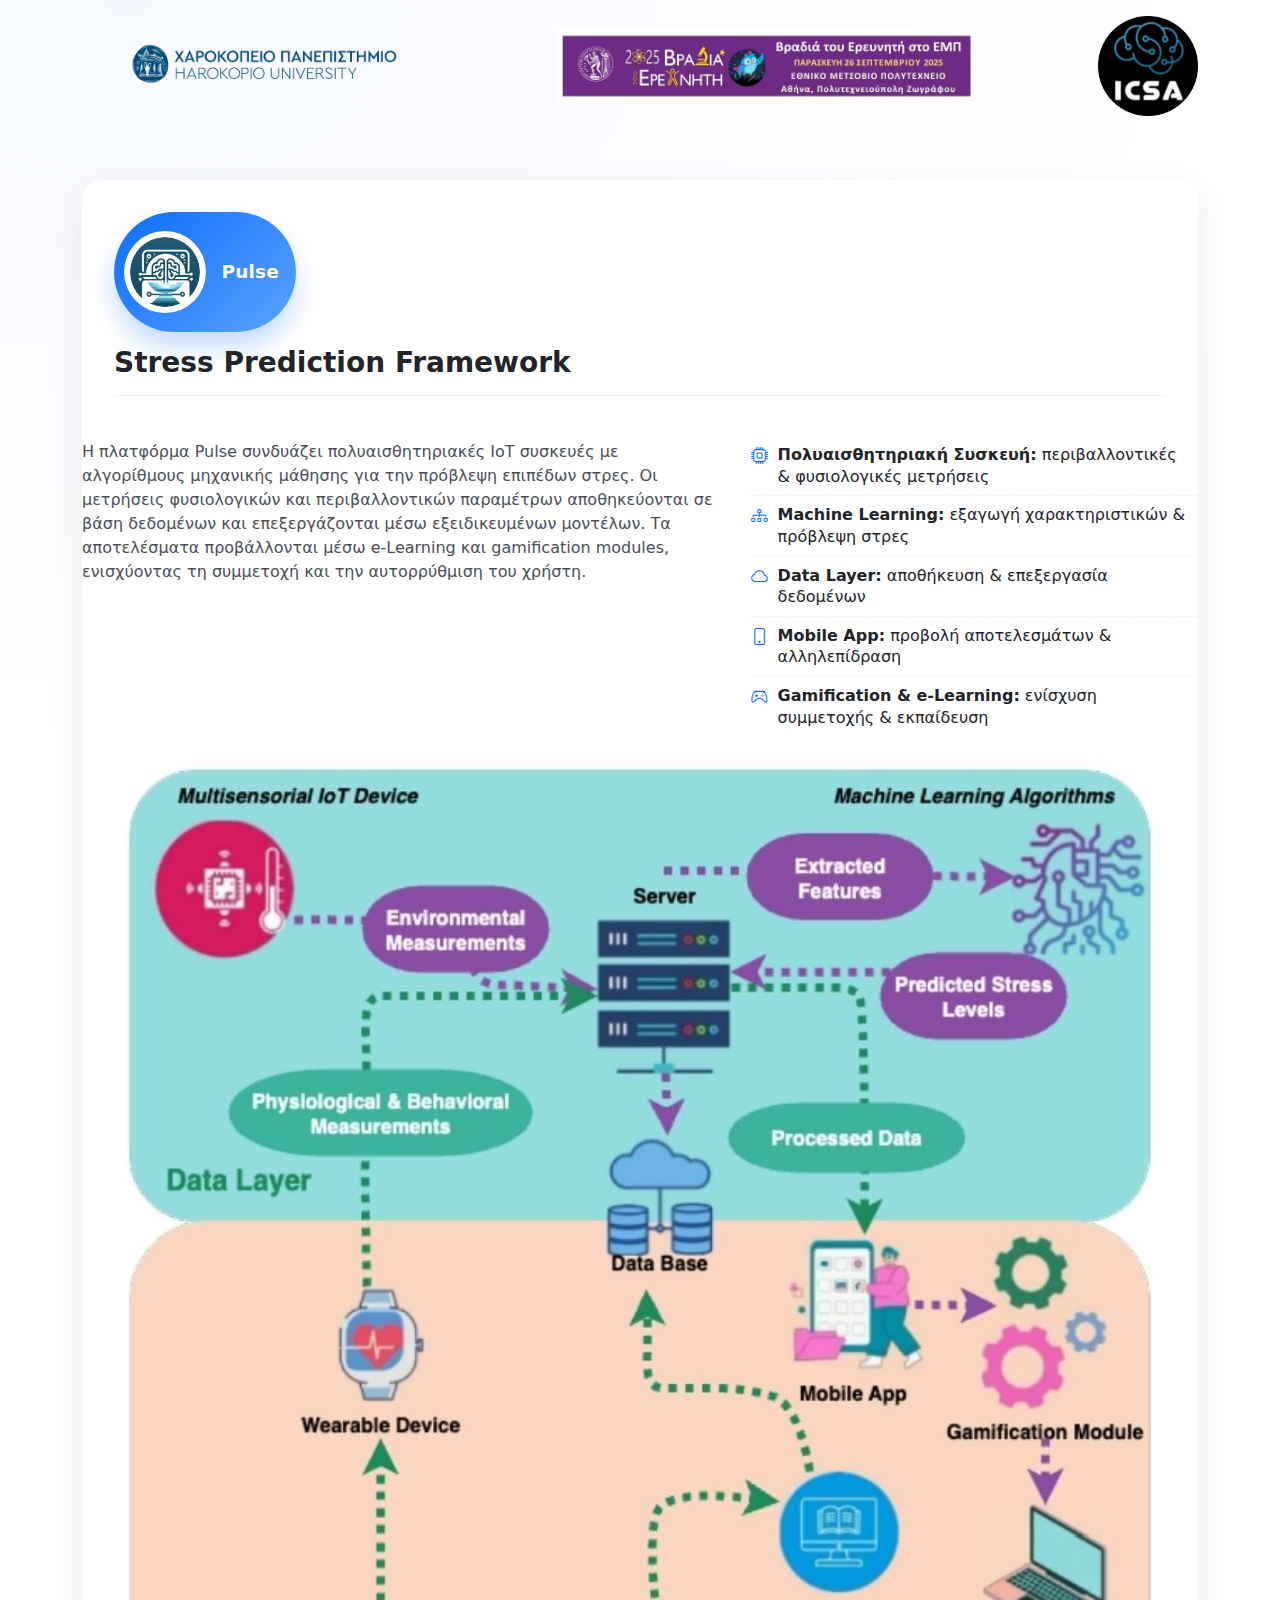
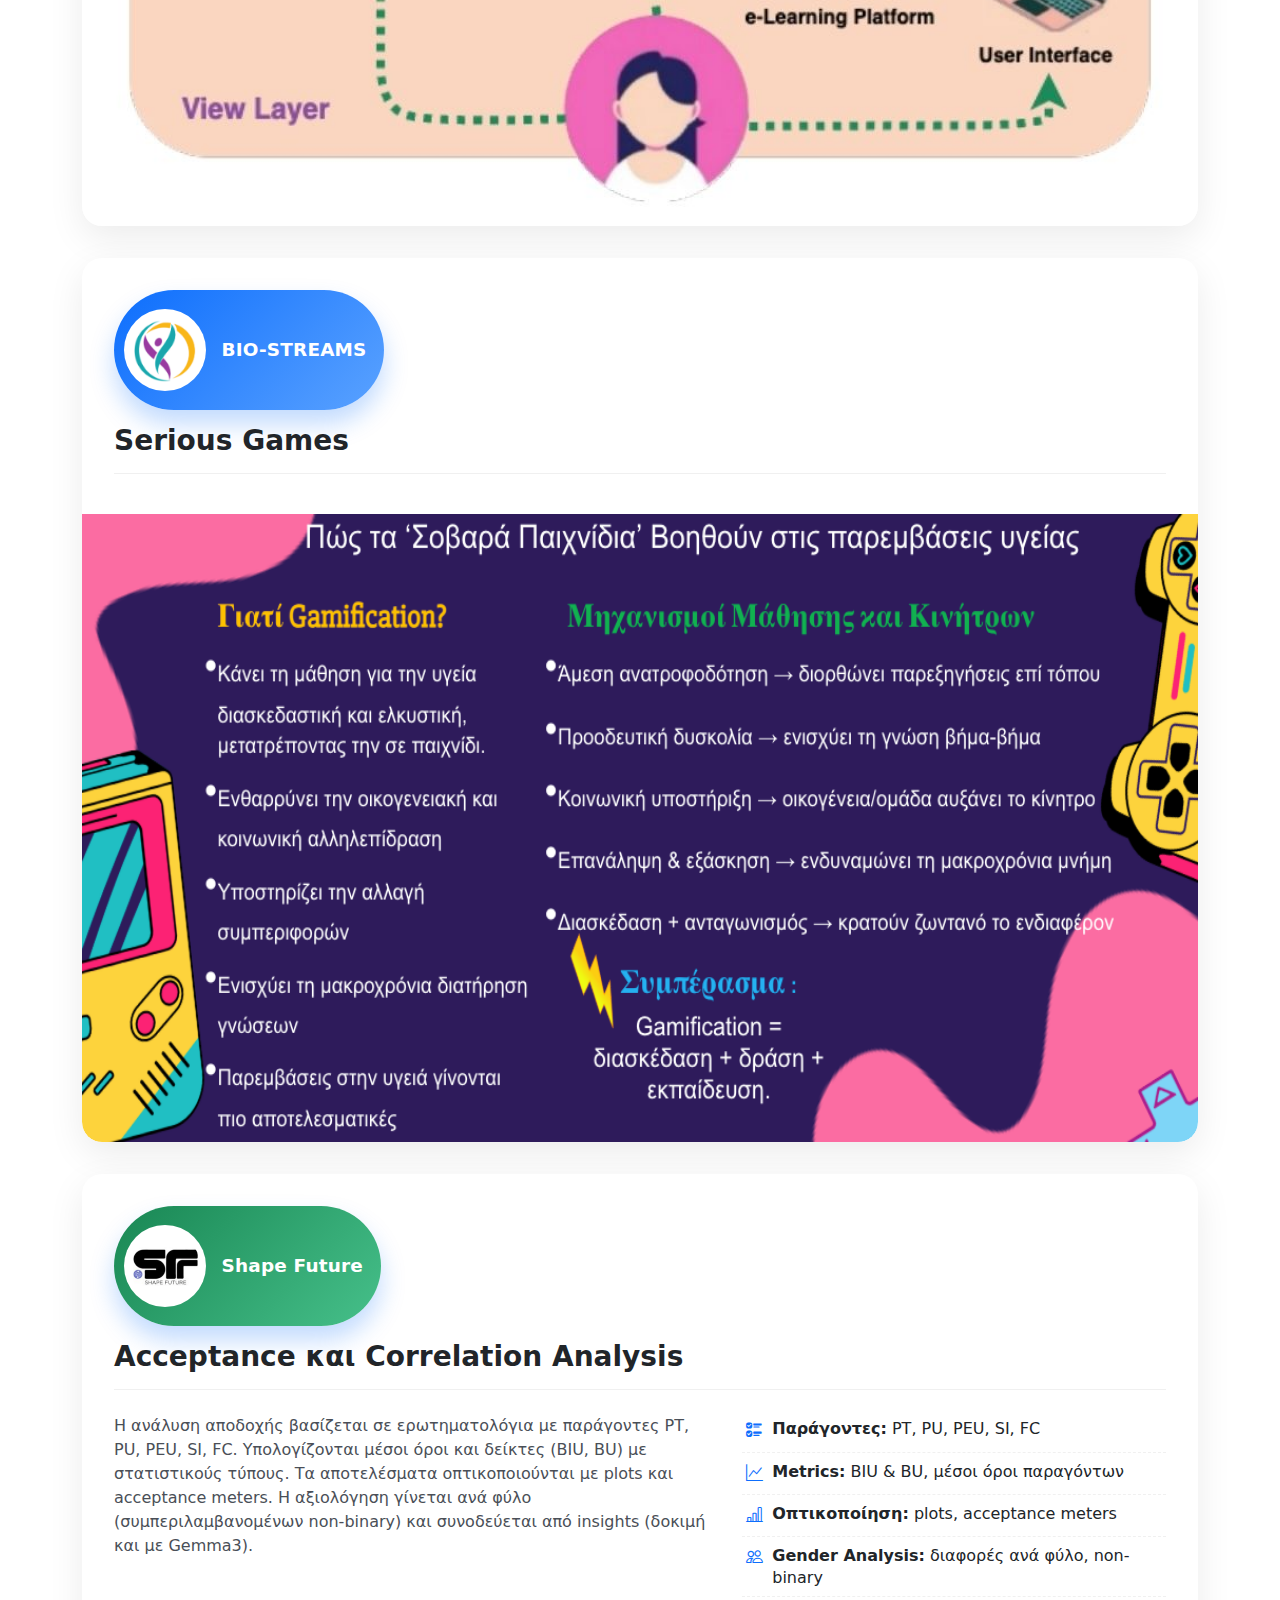
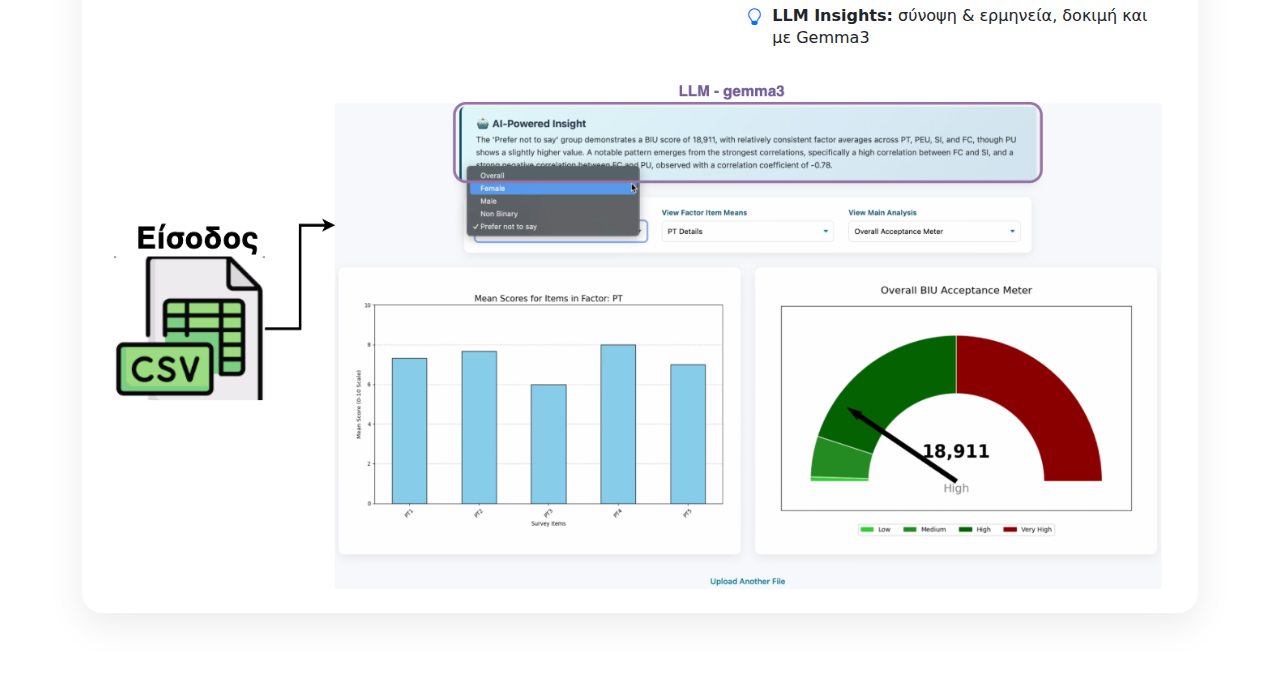
<file: health.html>
<!doctype html>
<html lang="el" data-bs-theme="light">
<head>
  <meta charset="utf-8">
  <meta name="viewport" content="width=device-width, initial-scale=1">
  <title>ICSA – Sections</title>

  <!-- Bootstrap 5.3 -->
  <link href="https://cdn.jsdelivr.net/npm/bootstrap@5.3.3/dist/css/bootstrap.min.css" rel="stylesheet">
  <!-- Bootstrap Icons (για όμορφα bullets) -->
  <link href="https://cdn.jsdelivr.net/npm/bootstrap-icons@1.11.3/font/bootstrap-icons.css" rel="stylesheet">

  <link rel="stylesheet" href="./assets/css/global.css?v=1"> 

</head>
<body>

<!-- Logos + Αρχική πάνω από το ICSA -->
<div class="brandbar py-3">
  <div class="container d-flex flex-wrap justify-content-center justify-content-md-between align-items-center gap-3">
    
    <!-- Logo 1 -->
    <a href="index.html" class="brand-logo-link" aria-label="Harokopio University">
      <img src="assets/HUA_Logo.png" alt="Harokopio University" class="brand-logo">
    </a>


    <!-- Logo 2 (external site in the middle) -->
    <a href="https://researchersnight.gr/en/home-page-en/" class="brand-logo-link" target="_blank" aria-label="External Site">
      <img src="assets/24097.jpeg" alt="External Site Logo" class="brand-logo">
    </a>

    <!-- Logo 2 -->
    <a href="index.html" class="brand-logo-link" aria-label="ICSA Group">
      <img src="assets/icsa-logo.png" alt="ICSA Group" class="brand-logo">
    </a>

  </div>
</div>
<div class="container py-5">

  <!-- SECTION 3: Pulse -->
<div class="section-card">
  <div class="section-inner">
    <div class="section-header">
      <span class="logo-pill purple">
        <img src="assets/pulse.png" alt="Pulse logo">
        <div class="d-flex flex-column">
          <strong>Pulse</strong>
        </div>
      </span>
      <h2 class="section-title h3">Stress Prediction Framework</h2>
    </div>
  </div>

  <div class="row g-4 align-items-start">
    <!-- Αριστερά: περιγραφή -->
    <div class="col-md-7">
      <p class="lead-compact">
        Η πλατφόρμα Pulse συνδυάζει πολυαισθητηριακές IoT συσκευές με αλγορίθμους
        μηχανικής μάθησης για την πρόβλεψη επιπέδων στρες. 
        Οι μετρήσεις φυσιολογικών και περιβαλλοντικών παραμέτρων αποθηκεύονται
        σε βάση δεδομένων και επεξεργάζονται μέσω εξειδικευμένων μοντέλων.
        Τα αποτελέσματα προβάλλονται μέσω e-Learning και gamification modules,
        ενισχύοντας τη συμμετοχή και την αυτορρύθμιση του χρήστη.
      </p>
    </div>

    <!-- Δεξιά: bullets -->
    <div class="col-md-5">
      <ul class="feature-list">
        <li>
          <i class="bi bi-cpu"></i>
          <div class="text"><strong>Πολυαισθητηριακή Συσκευή:</strong> περιβαλλοντικές &amp; φυσιολογικές μετρήσεις</div>
        </li>
        <li>
          <i class="bi bi-diagram-3"></i>
          <div class="text"><strong>Machine Learning:</strong> εξαγωγή χαρακτηριστικών &amp; πρόβλεψη στρες</div>
        </li>
        <li>
          <i class="bi bi-cloud"></i>
          <div class="text"><strong>Data Layer:</strong> αποθήκευση &amp; επεξεργασία δεδομένων</div>
        </li>
        <li>
          <i class="bi bi-phone"></i>
          <div class="text"><strong>Mobile App:</strong> προβολή αποτελεσμάτων &amp; αλληλεπίδραση</div>
        </li>
        <li>
          <i class="bi bi-controller"></i>
          <div class="text"><strong>Gamification &amp; e-Learning:</strong> ενίσχυση συμμετοχής &amp; εκπαίδευση</div>
        </li>
      </ul>
    </div>
  </div>

  <!-- Εικόνα διαγράμματος -->
  <div class="hero-wrap">
    <img class="hero-image" src="assets/pulse_framework.jpeg" alt="Pulse Framework diagram">
  </div>
</div>

  <!-- SECTION 1: BIOSTREAMS -->
  <div class="section-card">
    <div class="section-inner">
      <div class="section-header">
        <!-- LOGO πάνω από τίτλο -->
        <span class="logo-pill">
          <img src="assets/bio.png" alt="BIOSTREAMS logo">
          <div class="d-flex flex-column">
            <strong>BIO-STREAMS</strong>
          </div>
        </span>
        <h2 class="section-title h3">Serious Games</h2>
      </div>
    </div>

    <!-- Εικόνα (16:9) -->
    <div class="hero-wrap">
      <img class="hero-image hero-ratio hero-rounded" src="assets/bio_framework.png" alt="BIOSTREAMS demo">
    </div>
  </div>

<!-- SECTION 2: Shape Future -->
  <div class="section-card">
    <div class="section-inner">
      <div class="section-header">
        <span class="logo-pill green">
          <img src="assets/shape.png" alt="Shape Future">
          <div class="d-flex flex-column">
            <strong>Shape Future</strong>
          </div>
        </span>
        <h2 class="section-title h3">Acceptance και Correlation Analysis</h2>
      </div>

 <div class="row g-4 align-items-start">
      <!-- Αριστερά: 4 γραμμές περιγραφής -->
      <div class="col-md-7">
        <p class="lead-compact">
          Η ανάλυση αποδοχής βασίζεται σε ερωτηματολόγια με παράγοντες PT, PU, PEU, SI, FC.
          Υπολογίζονται μέσοι όροι και δείκτες (BIU, BU) με στατιστικούς τύπους.
          Τα αποτελέσματα οπτικοποιούνται με plots και acceptance meters.
          Η αξιολόγηση γίνεται ανά φύλο (συμπεριλαμβανομένων non-binary) και συνοδεύεται από insights (δοκιμή και με Gemma3).
        </p>
      </div>

      <!-- Δεξιά: bullets -->
      <div class="col-md-5">
        <ul class="feature-list">
          <li>
            <i class="bi bi-ui-checks"></i>
            <div class="text"><strong>Παράγοντες:</strong> PT, PU, PEU, SI, FC</div>
          </li>
          <li>
            <i class="bi bi-graph-up"></i>
            <div class="text"><strong>Metrics:</strong> BIU &amp; BU, μέσοι όροι παραγόντων</div>
          </li>
          <li>
            <i class="bi bi-bar-chart-line"></i>
            <div class="text"><strong>Οπτικοποίηση:</strong> plots, acceptance meters</div>
          </li>
          <li>
            <i class="bi bi-people"></i>
            <div class="text"><strong>Gender Analysis:</strong> διαφορές ανά φύλο, non-binary</div>
          </li>
          <li>
            <i class="bi bi-lightbulb"></i>
            <div class="text"><strong>LLM Insights:</strong> σύνοψη &amp; ερμηνεία, δοκιμή και με Gemma3</div>
          </li>
        </ul>
      </div>

    <div class="hero-wrap">
      <img class="hero-image" src="assets/csv.png" alt="Acceptance demo">
    </div>
  </div>
  

</div>

<script src="https://cdn.jsdelivr.net/npm/bootstrap@5.3.3/dist/js/bootstrap.bundle.min.js"></script>
</body>
</html>
</file>
<file: assets/css/global.css>
<link href="https://cdn.jsdelivr.net/npm/bootstrap@5.3.3/dist/css/bootstrap.min.css" rel="stylesheet">
    
    :root {
      --card-radius: 1.25rem;
    }
    body { background: radial-gradient(1200px 800px at 10% 0%, #f6f9ff, #ffffff); }

    .category-card {
      position: relative;
      border: 0;
      border-radius: var(--card-radius);
      overflow: hidden;
      box-shadow: 0 8px 24px rgba(0,0,0,.08);
      transition: transform .25s ease, box-shadow .25s ease;
      min-height: 320px;
      background: #0d1b2a;
      color: #fff;
    }
    .category-card:hover { transform: translateY(-6px); box-shadow: 0 16px 48px rgba(0,0,0,.16); }

    .category-media { position: absolute; inset: 0; }
    .category-media img { width: 100%; height: 100%; object-fit: cover; filter: brightness(.65) saturate(1.1); }

    .category-overlay { position: absolute; inset: 0; background: linear-gradient(180deg, rgba(0,0,0,0.15) 0%, rgba(0,0,0,0.6) 100%); }

    .category-content { position: relative; z-index: 2; padding: 1.25rem; height: 100%; display: grid; grid-template-rows: auto 1fr auto; }

    .category-icon {
      width: 56px; height: 56px; border-radius: 50%;
      display: grid; place-items: center; backdrop-filter: blur(4px);
      background: rgba(255,255,255,.18); border: 1px solid rgba(255,255,255,.3);
      box-shadow: inset 0 0 0 1px rgba(0,0,0,.08);
    }

    .category-title { font-weight: 700; line-height: 1.15; margin: .75rem 0 .25rem; }
    .category-desc { color: rgba(255,255,255,.92); font-size: .98rem; }

    .badge-glass { background: rgba(255,255,255,.18); color:#fff; border: 1px solid rgba(255,255,255,.28); }

    .stretched-link::after{ border-radius: var(--card-radius); }

    /* Responsive spacing tweak */
    @media (min-width: 992px){
      .category-title { font-size: 1.1rem; }
    }
      /* Brand logos bar */
    .brandbar { background: transparent; }
    .brand-logo { height: 100px; width: auto; max-width: 420px; object-fit: contain; image-rendering: -webkit-optimize-contrast; }
    @media (max-width: 576px){ .brand-logo { height: 72px; } }
  
    :root{
      /* Ρύθμισε εδώ το μέγεθος logo */
      --radius: 1.25rem;
      --logo-size: 120px;    /* ύψος του “pill” */
      --logo-img: 82px;      /* πραγματικό μέγεθος εικόνας */
    }

    body{background:radial-gradient(1200px 800px at 10% 0%, #f6f9ff, #ffffff)}
    .section-card{border:0;border-radius:var(--radius);background:#fff;box-shadow:0 12px 36px rgba(0,0,0,.08);overflow:hidden;margin-bottom:2rem}
    .section-inner{padding:2rem 2rem 1.25rem}
    .section-header{display:flex;flex-direction:column;align-items:flex-start;gap:.85rem;border-bottom:1px solid rgba(0,0,0,.06);padding-bottom:1rem;margin-bottom:1.25rem}

    .logo-pill{
      display:inline-flex;align-items:center;gap:1rem;
      min-height:var(--logo-size); padding:.6rem 1.1rem .6rem .6rem;
      border-radius:999px; color:#fff;
      background:linear-gradient(135deg,#0d6efd 0%,#5aa2ff 100%);
      box-shadow:0 14px 24px rgba(13,110,253,.25)
    }
    .logo-pill img{
      width:var(--logo-img);height:var(--logo-img);
      border-radius:50%; background:#fff; padding:6px; object-fit:contain
    }
    .logo-pill strong{font-size:1.15rem;letter-spacing:.2px}

    .logo-pill.green{background:linear-gradient(135deg,#198754 0%,#46c08a 100%)}

    .section-title{font-weight:800;margin:0}
    .kicker{font-size:.9rem; letter-spacing:.25px; color:#6c757d}

    /* Δεξιά στήλη: όμορφα bullets */
    .feature-list{list-style:none;margin:0;padding:0}
    .feature-list li{
      display:flex; align-items:flex-start; gap:.6rem;
      padding:.5rem .25rem; border-bottom:1px dashed rgba(0,0,0,.06)
    }
    .feature-list li:last-child{border-bottom:0}
    .feature-list i{
      font-size:1.05rem; flex:0 0 auto;
      /* “παστέλ” χρώμα εικονιδίου */
      color:#0d6efd
    }
    .feature-list .text{line-height:1.35}

    /* Αριστερή στήλη: πιο στιβαρή τυπογραφία */
    .lead-compact{margin:.25rem 0;color:#4a4f57}
    .lead-compact strong{color:#212529}

    /* Κάτω εικόνα */
    .hero-image{width:100%;height:auto;display:block}
    .hero-wrap{overflow:hidden}
    .hero-ratio{aspect-ratio: 16 / 9;} /* κρατά ίδια αναλογία χωρίς να παραμορφώνει */
    .hero-rounded{border-radius:0 0 var(--radius) var(--radius)}

    @media (max-width:575.98px){
      :root{ --logo-size: 110px; --logo-img: 70px; }
      .section-inner{padding:1.25rem 1.25rem .75rem}
    }.stretched-link::after{ border-radius: var(--card-radius); }

/* Responsive spacing tweak */
@media (min-width: 992px){
  .category-title { font-size: 1.1rem; }
}
  /* Brand logos bar */
.brandbar { background: transparent; }
.brand-logo { height: 100px; width: auto; max-width: 420px; object-fit: contain; image-rendering: -webkit-optimize-contrast; }
@media (max-width: 576px){ .brand-logo { height: 72px; } }
  
.section-card{border:0;border-radius:var(--radius);background:#fff;box-shadow:0 12px 36px rgba(0,0,0,.08);overflow:hidden;margin-bottom:2rem}
.section-inner{padding:2rem 2rem 1.25rem}
.section-header{display:flex;flex-direction:column;align-items:flex-start;gap:.85rem;border-bottom:1px solid rgba(0,0,0,.06);padding-bottom:1rem;margin-bottom:1.25rem}

.logo-pill{
  display:inline-flex;align-items:center;gap:1rem;
  min-height:var(--logo-size); padding:.6rem 1.1rem .6rem .6rem;
  border-radius:999px; color:#fff;
  background:linear-gradient(135deg,#0d6efd 0%,#5aa2ff 100%);
  box-shadow:0 14px 24px rgba(13,110,253,.25)
}
.logo-pill img{
  width:var(--logo-img);height:var(--logo-img);
  border-radius:50%; background:#fff; padding:6px; object-fit:contain
}
.logo-pill strong{font-size:1.15rem;letter-spacing:.2px}

.logo-pill.green{background:linear-gradient(135deg,#198754 0%,#46c08a 100%)}

.section-title{font-weight:800;margin:0}
.kicker{font-size:.9rem; letter-spacing:.25px; color:#6c757d}

/* Δεξιά στήλη: όμορφα bullets */
.feature-list{list-style:none;margin:0;padding:0}
.feature-list li{
  display:flex; align-items:flex-start; gap:.6rem;
  padding:.5rem .25rem; border-bottom:1px dashed rgba(0,0,0,.06)
}
.feature-list li:last-child{border-bottom:0}
.feature-list i{
  font-size:1.05rem; flex:0 0 auto;
  /* “παστέλ” χρώμα εικονιδίου */
  color:#0d6efd
}
.feature-list .text{line-height:1.35}

/* Αριστερή στήλη: πιο στιβαρή τυπογραφία */
.lead-compact{margin:.25rem 0;color:#4a4f57}
.lead-compact strong{color:#212529}

.horiz-compact{margin:.25rem 2rem; color:#4a4f57;}
</file>
